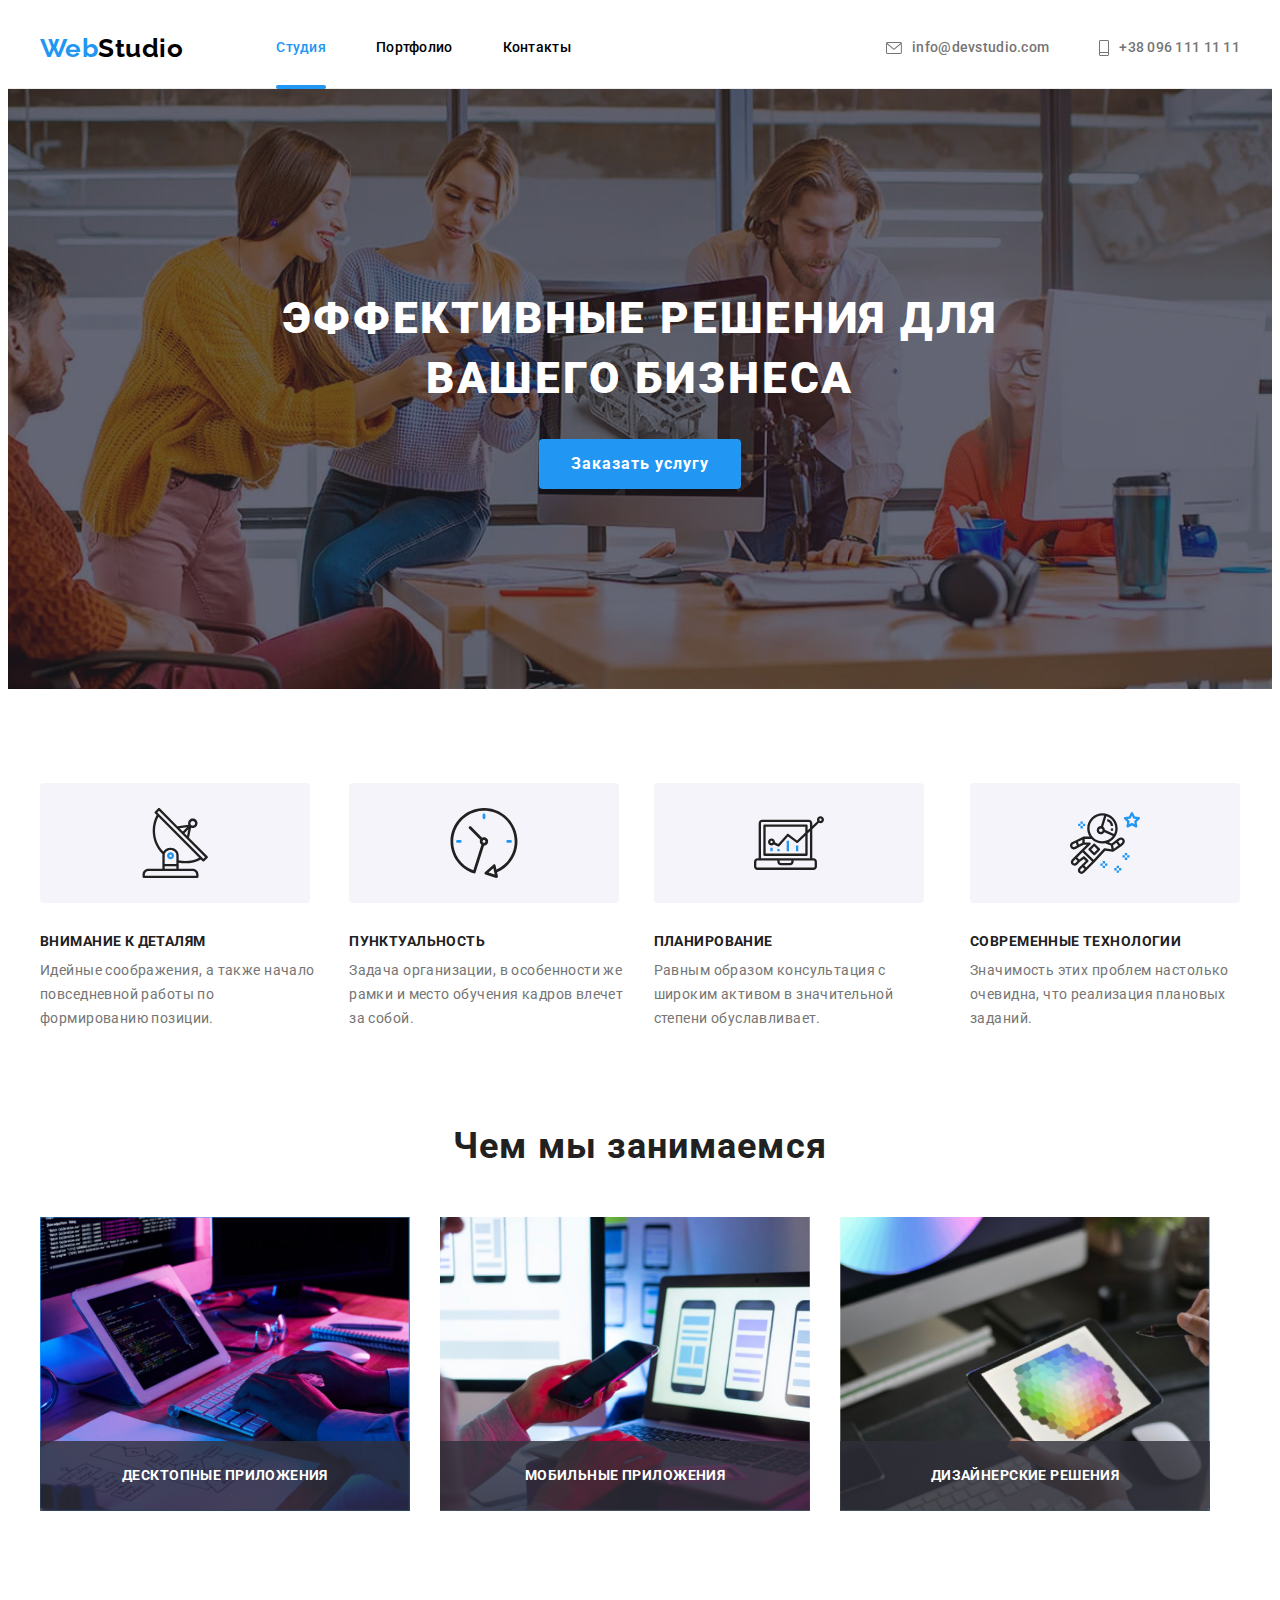
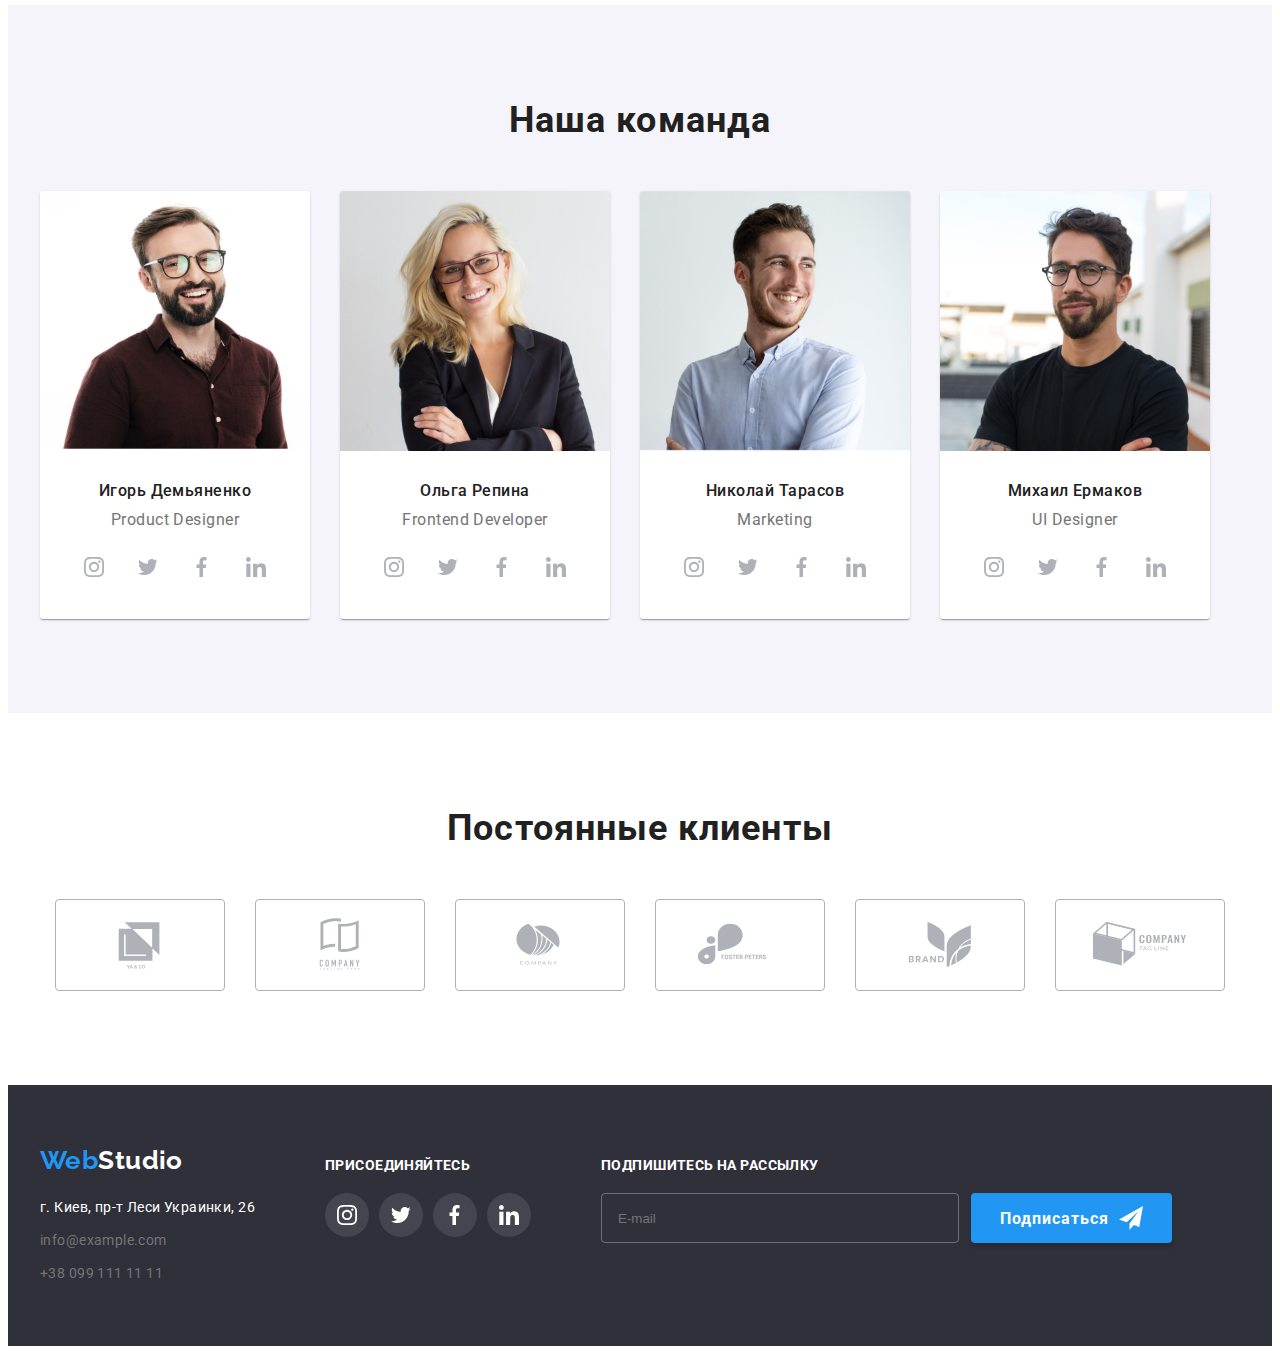
<file: index.html>
<!DOCTYPE html>
<html lang="ru">
<head>
    <meta charset="UTF-8">
    <meta http-equiv="X-UA-Compatible" content="IE=edge">
    <meta name="viewport" content="width=device-width, initial-scale=1.0">
    <title> Studio </title>
    <link rel="preconnect" href="https://fonts.gstatic.com">
    <link href="https://fonts.googleapis.com/css2?family=Raleway:wght@700&family=Roboto:wght@400;500;700;900&display=swap" rel="stylesheet">
    <link rel="stylesheet" href="https://cdnjs.cloudflare.com/ajax/libs/modern-normalize/1.1.0/modern-normalize.min.css" integrity="sha512-wpPYUAdjBVSE4KJnH1VR1HeZfpl1ub8YT/NKx4PuQ5NmX2tKuGu6U/JRp5y+Y8XG2tV+wKQpNHVUX03MfMFn9Q==" crossorigin="anonymous" referrerpolicy="no-referrer" />
    <link rel="stylesheet" href="./css/main.min.css">
</head>
<body>

    <!-- ВЕРХНИЙ КОЛОНТИТУЛ -->
    <header class="head">
        <div class="container header">
            <nav class="header__nav nav">
                <!--Логотип-->
                <a href="index.html" class="nav__logo logo"> <span class="logo__highlighted-text">Web</span>Studio</a>
                    <!--Навигация сайта-->
                <ul class="nav__list list">
                    <li class="nav__list-item"> 
                        <a href="index.html" class="nav__link nav__link_current">Студия</a>
                    </li>
                    <li class="nav__list-item"> 
                        <a href="portfolio.html" class="nav__link">Портфолио</a>
                    </li>
                    <li class="nav__list-item"> 
                        <a href="Контакты" class="nav__link">Контакты</a>
                    </li>
                </ul>
            </nav>
            <!--Контакты-->
            <ul class="contacts list">
                <li>
                    <a href="mailto:info@devstudio.com" class="contacts__item"><svg class="contacts__icon" width="16" height="12">
                        <use href="./images/sprite.svg#icon-email"></use>
                    </svg>info@devstudio.com</a>
                </li>
                <li>
                    <a href="tel:+380961111111" class="contacts__item"><svg class="contacts__icon" width="10" height="16">
                        <use href="./images/sprite.svg#icon-phone"></use>
                    </svg>+38 096 111 11 11</a>
                </li>
            </ul>
        </div>
    </header>

    <main>       
    <!-- Главная информация -->
        <section class="hero">
            <div class="container">
                <h1 class="hero__title">ЭФФЕКТИВНЫЕ РЕШЕНИЯ ДЛЯ ВАШЕГО БИЗНЕСА</h1>
                <button type="button" class="hero__button button" data-modal-open>Заказать услугу</button>
            </div>
        </section>

        <div class="backdrop is-hidden" data-modal>
            <div class="modal">
                <button type="button" class="modal__button_close" data-modal-close>
                    <svg width="11" height="11">
                        <use href="./images/sprite.svg#icon-close"></use>
                    </svg>
                </button>
                <form action="" method="GET" class="modal__form" name="modal__form" autocomplete="on" novalidate>
                    <p class="modal__form_title">Оставьте свои данные, мы вам перезвоним</p>
                    <div class="modal__form_field">
                        <label for="hero-name-input" class="modal__form_label" >Имя</label>
                        <div class="modal__form_input_wrapper">
                            <input class="modal__form_input" type="text" name="user-name" id="hero-name-input"/>
                            <svg class="modal__form_input_icon" width="12" height="12">
                                <use href="./images/sprite.svg#icon-person-form"></use>
                            </svg> 
                        </div>
                    </div>
                    <div class="modal__form_field">
                        <label for="hero-tel-input" class="modal__form_label" >Телефон</label>
                        <div class="modal__form_input_wrapper">
                        <input class="modal__form_input" type="tel" name="user-tel" id="hero-tel-input"/>
                        <svg class="modal__form_input_icon" width="13" height="13">
                            <use href="./images/sprite.svg#icon-phone-form"></use>
                        </svg> 
                        </div>
                    </div>
                    <div class="modal__form_field">
                        <label for="hero-email-input" class="modal__form_label" >Почта</label>
                        <div class="modal__form_input_wrapper">
                        <input class="modal__form_input" type="email" name="user-email" id="hero-email-input"/>
                        <svg class="modal__form_input_icon" width="15" height="12">
                            <use href="./images/sprite.svg#icon-letter-form"></use>
                        </svg> 
                        </div>
                    </div>

                    <div class="modal__form_field">
                        <label for="hero-comment-input" class="modal__form_label" >Комментарий</label>
                        <textarea name="user-comment" id="hero-comment-input" class="modal__form_text" placeholder="Введите текст"></textarea>
                    </div>

                    <div class="modal__form_field">
                        <input type="checkbox" class="modal__form_input_check visually-hidden" id="input-check">
                        <label for="input-check" class="modal__form_input_check_text">
                            <span>
                                <svg class="modal__form_check_icon" width="11" height="8">
                                    <use href="./images/sprite.svg#icon-galka"></use>
                                </svg>
                            </span>
                            Соглашаюсь с рассылкой и принимаю   
                            <a href=""> Условия договора</a>
                        </label>
                    </div>
    

                    <button class="modal__form_button button" type="submit">Отправить</button>
                </form>

            </div>
        </div>

    <!-- Ценности -->
        <section class="features">
            <div class="container">            
                <h2 class="features__headtitle hidden-title">Наши преимущества</h2> <!--СКРЫТЫЙ ЗАГОЛОВОК-->  
                <ul class="features__list list">
                    <li class="features__item">
                        <div class="features__item_icon_wrapper"><svg class="features__item_icon" width="70" height="70">
                            <use href="./images/sprite.svg#icon-sputnik"></use>
                        </svg>  </div>
                            <h3 class="features__item_title title">Внимание к деталям</h3>
                            <p class="features__item_text">Идейные соображения, а также начало повседневной работы по формированию позиции.</p>    
                    </li>
                    <li class="features__item">
                        <div class="features__item_icon_wrapper"><svg class="features__item_icon" width="70" height="70">
                            <use href="./images/sprite.svg#icon-clock"></use>
                        </svg>  </div>
                            <h3 class="features__item_title title">Пунктуальность</h3>
                            <p class="features__item_text">Задача организации, в особенности же рамки и место обучения кадров влечет за собой.</p>    
                    </li>
                    <li class="features__item">
                        <div class="features__item_icon_wrapper"><svg class="features__item_icon" width="70" height="70">
                            <use href="./images/sprite.svg#icon-diagram-computer"></use>
                        </svg>  </div>
                            <h3 class="features__item_title title">Планирование</h3>
                            <p class="features__item_text">Равным образом консультация с широким активом в значительной степени обуславливает.</p>    
                    </li>
                    <li class="features__item">
                        <div class="features__item_icon_wrapper"><svg class="features__item_icon" width="70" height="70">
                            <use href="./images/sprite.svg#icon-astronaut"></use>
                        </svg>  </div>
                            <h3 class="features__item_title title">Современные технологии</h3>
                            <p class="features__item_text">Значимость этих проблем настолько очевидна, что реализация плановых заданий.</p>    
                    </li>
                </ul> 
            </div>
        </section>

    <!-- Чем мы занимаемся -->
        <section class="section">
            <div class="container">            
                <h2 class="tasks__section-title section-title">Чем мы занимаемся</h2>  
                <ul class="tasks__list list">
                    <li class="tasks__item">
                        <div class="tasks__thumb">
                            <img src="./images/work1.jpg" alt="work1" width="370" height="294" />
                            <p class="tasks__label">Десктопные приложения</p>
                        </div>
                    </li>
                    <li class="tasks__item">
                        <div class="tasks__thumb">
                            <img src="./images/work2.jpg" alt="work2" width="370" height="294" />
                            <p class="tasks__label">Мобильные приложения</p>
                        </div>
                    </li>
                    <li class="tasks__item">
                        <div class="tasks__thumb">
                            <img src="./images/work3.jpg" alt="work3" width="370" height="294" />
                            <p class="tasks__label">Дизайнерские решения</p>
                        </div>
                    </li>
                </ul>
            </div>
        </section>

    <!-- Наша команда -->
        <section class="team section">
            <div class="container">
                <h2 class="team__section_title section-title">Наша команда</h2>

                <ul class="team__list list">
                    <li class="team__item">
                        <img src="./images/demyanenko.jpg" alt="Демьяненко" width="270" height="260" />
                        <div class="team__item_description">
                            <h3 class="team__item_name">Игорь Демьяненко</h3>
                            <p class="team__item_profession">Product Designer</p>
                        <ul class="social__icon_list">
                            <li class="social__icon_list_item">
                                <a class="social__link" href="">
                                    <svg class="social__icon social__icon_grey-fill" width="20" height="20">
                                        <use href="./images/sprite.svg#icon-instagram"></use>
                                    </svg>
                                </a>
                            </li>
                            <li class="social__icon_list_item">
                                <a class="social__link" href="">
                                    <svg class="social__icon social__icon_grey-fill" width="20" height="20">
                                        <use href="./images/sprite.svg#icon-twitter"></use>
                                    </svg>
                                </a>
                            </li>
                            <li class="social__icon_list_item">
                                <a class="social__link" href="">
                                    <svg class="social__icon social__icon_grey-fill" width="20" height="20">
                                        <use href="./images/sprite.svg#icon-facebook"></use>
                                    </svg>
                                </a>
                            </li>
                            <li class="social__icon_list_item">
                                <a class="social__link" href="">
                                    <svg class="social__icon social__icon_grey-fill" width="20" height="20">
                                        <use href="./images/sprite.svg#icon-linkedin"></use>
                                    </svg>
                                </a>
                            </li>
                        </ul>
                        </div>
                    </li>

                    <li class="team__item">
                        <img src="./images/repina.jpg" alt="Репина" width="270" height="260" />
                        <div class="team__item_description">
                            <h3 class="team__item_name">Ольга Репина</h3>
                            <p class="team__item_profession">Frontend Developer</p>
                            <ul class="social__icon_list">
                                <li class="social__icon_list_item">
                                    <a class="social__link" href="">
                                        <svg class="social__icon social__icon_grey-fill" width="20" height="20">
                                        <use href="./images/sprite.svg#icon-instagram"></use>
                                        </svg>
                                        </a>
                                </li>
                                <li class="social__icon_list_item">
                                    <a class="social__link" href="">
                                        <svg class="social__icon social__icon_grey-fill" width="20" height="20">
                                        <use href="./images/sprite.svg#icon-twitter"></use>
                                        </svg>
                                        </a>
                                </li>
                                <li class="social__icon_list_item">
                                    <a class="social__link" href="">
                                        <svg class="social__icon social__icon_grey-fill" width="20" height="20">
                                        <use href="./images/sprite.svg#icon-facebook"></use>
                                        </svg>
                                        </a>
                                </li>
                                <li class="social__icon_list_item">
                                    <a class="social__link" href="">
                                        <svg class="social__icon social__icon_grey-fill" width="20" height="20">
                                        <use href="./images/sprite.svg#icon-linkedin"></use>
                                        </svg>
                                        </a>
                                </li>
                            </ul>
                        </div>
                    </li>

                    <li class="team__item">
                        <img src="./images/tarasov.jpg" alt="Тарасов" width="270" height="260" />
                        <div class="team__item_description">
                            <h3 class="team__item_name">Николай Тарасов</h3>
                            <p class="team__item_profession">Marketing</p>
                            <ul class="social__icon_list">
                                <li class="social__icon_list_item">
                                    <a class="social__link" href="">
                                        <svg class="social__icon social__icon_grey-fill" width="20" height="20">
                                        <use href="./images/sprite.svg#icon-instagram"></use>
                                        </svg>
                                        </a>
                                </li>
                                <li class="social__icon_list_item">
                                    <a class="social__link" href="">
                                        <svg class="social__icon social__icon_grey-fill" width="20" height="20">
                                        <use href="./images/sprite.svg#icon-twitter"></use>
                                        </svg>
                                        </a>
                                </li>
                                <li class="social__icon_list_item">
                                    <a class="social__link" href="">
                                        <svg class="social__icon social__icon_grey-fill" width="20" height="20">
                                        <use href="./images/sprite.svg#icon-facebook"></use>
                                        </svg>
                                        </a>
                                </li>
                                <li class="social__icon_list_item">
                                    <a class="social__link" href="">
                                        <svg class="social__icon social__icon_grey-fill" width="20" height="20">
                                        <use href="./images/sprite.svg#icon-linkedin"></use>
                                        </svg>
                                        </a>
                                </li>
                            </ul>
                        </div>
                    </li>

                    <li class="team__item">
                        <img src="./images/ermakov.jpg" alt="Ермаков" width="270" height="260" />
                        <div class="team__item_description">
                            <h3 class="team__item_name">Михаил Ермаков</h3>
                            <p class="team__item_profession">UI Designer</p>
                            <ul class="social__icon_list">
                                <li class="social__icon_list_item">
                                    <a class="social__link" href="">
                                        <svg class="social__icon social__icon_grey-fill" width="20" height="20">
                                        <use href="./images/sprite.svg#icon-instagram"></use>
                                        </svg>
                                        </a>
                                </li>
                                <li class="social__icon_list_item">
                                    <a class="social__link" href="">
                                        <svg class="social__icon social__icon_grey-fill" width="20" height="20">
                                        <use href="./images/sprite.svg#icon-twitter"></use>
                                        </svg>
                                        </a>
                                </li>
                                <li class="social__icon_list_item">
                                    <a class="social__link" href="">
                                        <svg class="social__icon social__icon_grey-fill" width="20" height="20">
                                        <use href="./images/sprite.svg#icon-facebook"></use>
                                        </svg>
                                        </a>
                                </li>
                                <li class="social__icon_list_item">
                                    <a class="social__link" href="">
                                        <svg class="social__icon social__icon_grey-fill" width="20" height="20">
                                        <use href="./images/sprite.svg#icon-linkedin"></use>
                                        </svg>
                                        </a>
                                </li>
                            </ul>
                        </div>
                    </li>
                </ul>
                </div>

        </section>

            <!-- Постоянные клиенты -->
            <section class="clients section">
                <div class="container">            
                    <h2 class="clients__title section-title">Постоянные клиенты</h2>  
                    <ul class="clients__list list">
                        <li class="clients__item">
                            <svg class="clients__icon" width="106" height="60">
                                <use href="./images/sprite.svg#icon-client1"></use>
                                </svg>
                        </li>
                        <li class="clients__item">
                            <svg class="clients__icon" width="106" height="60">
                                <use href="./images/sprite.svg#icon-client2"></use>
                                </svg>
                        </li>
                        <li class="clients__item">
                            <svg class="clients__icon" width="106" height="60">
                                <use href="./images/sprite.svg#icon-client3"></use>
                                </svg>
                        </li>
                        <li class="clients__item">
                            <svg class="clients__icon" width="106" height="60">
                                <use href="./images/sprite.svg#icon-client4"></use>
                                </svg>
                        </li>
                        <li class="clients__item">
                            <svg class="clients__icon" width="106" height="60">
                                <use href="./images/sprite.svg#icon-client5"></use>
                                </svg>
                        </li>
                        <li class="clients__item">
                            <svg class="clients__icon" width="106" height="60">
                                <use href="./images/sprite.svg#icon-client6"></use>
                                </svg>

                        </li>
                    </ul>
                </div>
    
            </section>
    </main>

    <!-- Нижний колонтитул -->
    <footer class="footer">
        <div class="container">
            <div class="footer__contacts">
                <a href="./index.html" class="footer__logo logo"> <span class="logo__highlighted-text">Web</span>Studio</a>
                    <ul class="list">
                        <li>
                            <p class="footer__contacts_adress">г. Киев, пр-т Леси Украинки, 26</p>
                        </li>
                        <li>
                            <a href="mailto:info@devstudio.com" class="footer__contacts footer__contacts_email">info@example.com</a>
                        </li>
                        <li>
                            <a href="tel:+380961111111" class="footer__contacts">+38 099 111 11 11</a>
                        </li>
                    </ul>
            </div>

            <div class="social__list">
                <h2 class="title title_white">Присоединяйтесь</h2>
                <ul class="list footer__social_list">
                    <li class="social__icon_list_item">
                        <a class="social__link" href="">
                        <svg class="social__icon social__icon_white" width="20" height="20">
                        <use href="./images/sprite.svg#icon-instagram"></use>
                        </svg>
                        </a>
                    </li>
                    <li class="social__icon_list_item">
                        <a class="social__link" href="">
                        <svg class="social__icon social__icon_white" width="20" height="20">
                        <use href="./images/sprite.svg#icon-twitter"></use>
                        </svg>
                        </a>
                    </li>
                    <li class="social__icon_list_item">
                        <a class="social__link" href="">
                        <svg class="social__icon social__icon_white" width="20" height="20">
                        <use href="./images/sprite.svg#icon-facebook"></use>
                        </svg>
                        </a>
                    </li>
                    <li class="social__icon_list_item">
                        <a class="social__link" href="">
                        <svg class="social__icon social__icon_white" width="20" height="20">
                        <use href="./images/sprite.svg#icon-linkedin"></use>
                        </svg>
                        </a>
                    </li>
                </ul>
            </div>
            <div class="footer__subscription-form">
                <h2 class="title title_white">Подпишитесь на рассылку</h2>
                <form class="subscription-form" name="signup_form" autocomplete="on" novalidate>
                    <label class="subscription-form__label">
                    <input class="subscription-form__input" type="email" name="subscription-email" placeholder="E-mail"/>
                    </label>
                    <button class="subscription-form__button button" type="submit">Подписаться
                        <svg class="subscription-form__icon" width="24" height="24">
                        <use href="./images/sprite.svg#icon-send"></use>
                        </svg></button>
                </form>
            </div>
        </div>
    </footer>
    <script src="./js/modal.js"></script>   
</body>
</html>
</file>
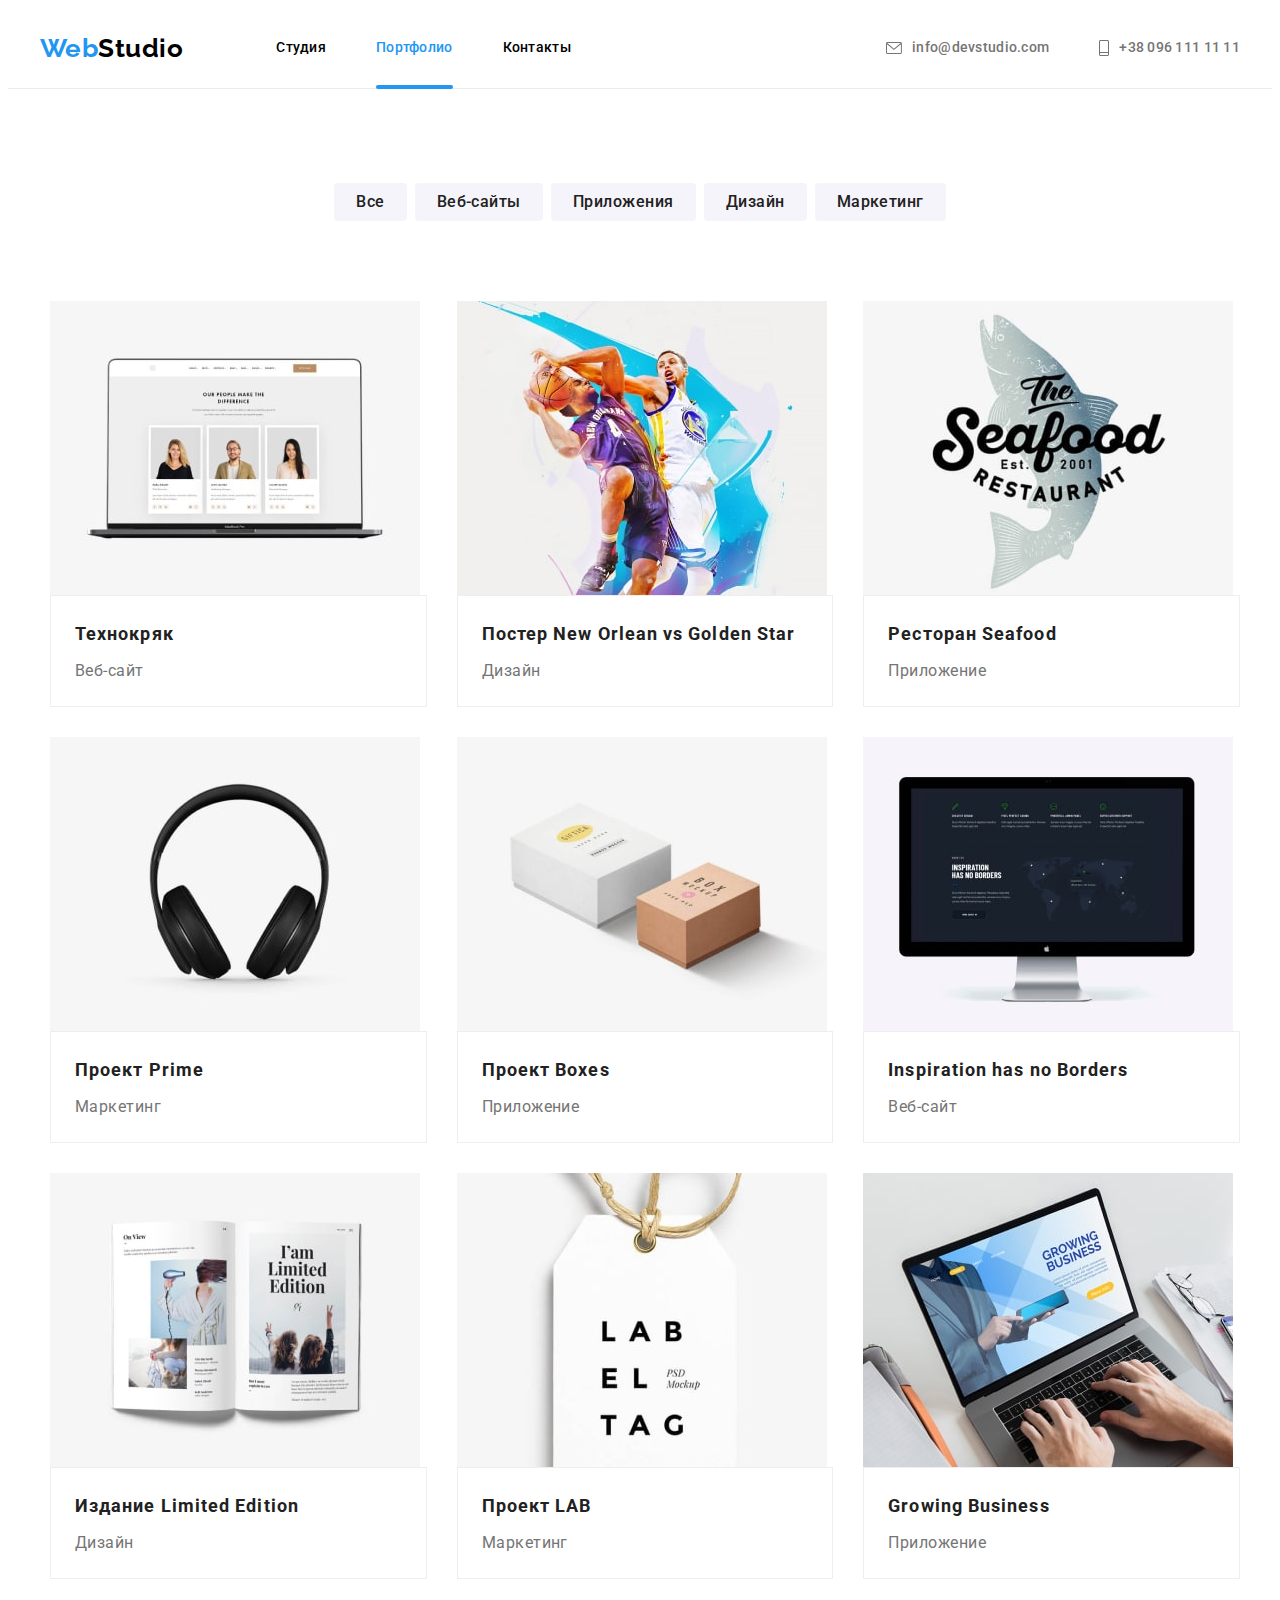
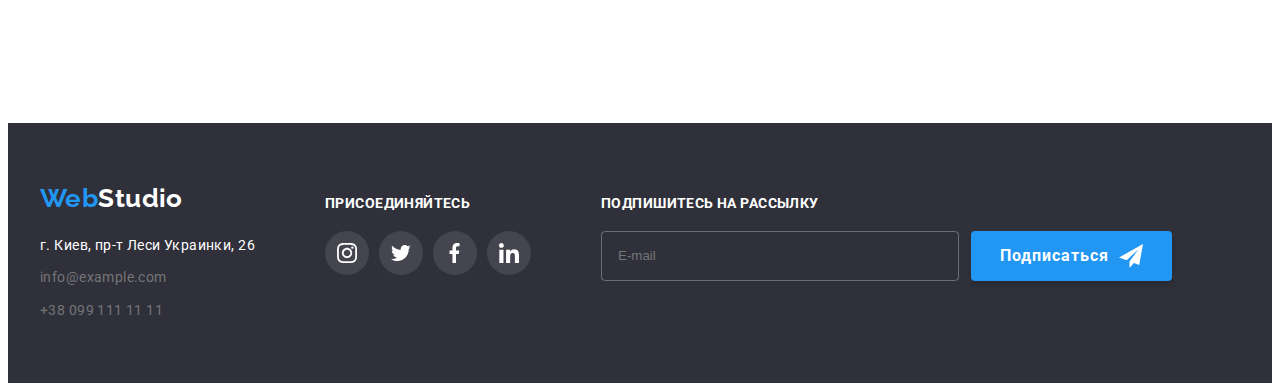
<file: portfolio.html>
<!DOCTYPE html>
<html lang="ru">
<head>
    <meta charset="UTF-8">
    <meta http-equiv="X-UA-Compatible" content="IE=edge">
    <meta name="viewport" content="width=device-width, initial-scale=1.0">
    <title> Portfolio </title>
    <link rel="preconnect" href="https://fonts.gstatic.com">
    <link href="https://fonts.googleapis.com/css2?family=Raleway:wght@700&family=Roboto:wght@400;500;700;900&display=swap" rel="stylesheet">
    <link rel="stylesheet" href="https://cdnjs.cloudflare.com/ajax/libs/modern-normalize/1.1.0/modern-normalize.min.css" integrity="sha512-wpPYUAdjBVSE4KJnH1VR1HeZfpl1ub8YT/NKx4PuQ5NmX2tKuGu6U/JRp5y+Y8XG2tV+wKQpNHVUX03MfMFn9Q==" crossorigin="anonymous" referrerpolicy="no-referrer" />
    <link rel="stylesheet" href="./css/main.min.css">
</head>
<body>
    
    <!-- ВЕРХНИЙ КОЛОНТИТУЛ -->
    <header class="head">
        <div class="container header">
            <nav class="header__nav nav">
                <!--Логотип-->
                <a href="index.html" class="nav__logo logo"> <span class="logo__highlighted-text">Web</span>Studio</a>
                    <!--Навигация сайта-->
                <ul class="nav__list list">
                    <li class="nav__list-item"> 
                        <a href="index.html" class="nav__link ">Студия</a>
                    </li>
                    <li class="nav__list-item"> 
                        <a href="portfolio.html" class="nav__link nav__link_current">Портфолио</a>
                    </li>
                    <li class="nav__list-item"> 
                        <a href="Контакты" class="nav__link">Контакты</a>
                    </li>
                </ul>
            </nav>
            <!--Контакты-->
            <ul class="contacts list">
                <li>
                    <a href="mailto:info@devstudio.com" class="contacts__item"><svg class="contacts__icon" width="16" height="12">
                        <use href="./images/sprite.svg#icon-email"></use>
                    </svg>info@devstudio.com</a>
                </li>
                <li>
                    <a href="tel:+380961111111" class="contacts__item"><svg class="contacts__icon" width="10" height="16">
                        <use href="./images/sprite.svg#icon-phone"></use>
                    </svg>+38 096 111 11 11</a>
                </li>
            </ul>
        </div>
    </header>
    
        <!-- Главная информация -->
    <main>

        <!-- Портфолио проэктов -->
        <section class="filter__section"> 
            <div class="container">
                <h1 class="hidden-title">Портфолио</h1> <!--СКРЫТЫЙ ЗАГОЛОВОК--> 

            <!-- Кнопки -->
                <ul class="filter list">
                    <li><button type="button" class="filter__button button">Все</button></li>
                    <li><button type="button" class="filter__button button">Веб-сайты</button></li>
                    <li><button type="button" class="filter__button button">Приложения</button></li>
                    <li><button type="button" class="filter__button button">Дизайн</button></li>
                    <li><button type="button" class="filter__button button">Маркетинг</button></li>
                </ul>

            <!-- ПРОЭКТЫ---------->
                <h2 class="hidden-title">Проэкты</h2> <!--СКРЫТЫЙ ЗАГОЛОВОК-->  
                <ul class="projects__list">
                    <li class="projects__item">
                        <div class="projects__item_wrapper">
                            <img src="./images/img-min.jpg" alt="Фото веб-сайта Технокряк" width="370" height="294">
                            <p class="projects__item_overlay">Технокряк это современная площадка распространения коронавируса. Компании используют эту платформу для цифрового шпионажа и атак на защищённые сервера конкурентов.</p>
                        </div>
                        <div class="projects__item_info">
                            <h3 class="projects__item_name">Технокряк</h3>
                            <p class="projects__item_type">Веб-сайт</p>
                        </div>
                    </li>
                    <li class="projects__item">
                        <div class="projects__item_wrapper">
                        <img src="./images/img-2-min.jpg" alt="фото постера с баскетболистом" width="370" height="294">
                        <p class="projects__item_overlay"></p>
                        </div>
                        <div class="projects__item_info">
                            <h3 class="projects__item_name">Постер New Orlean vs Golden Star</h3>
                            <p class="projects__item_type">Дизайн</p>
                        </div>
                    </li>
                    <li class="projects__item">
                        <div class="projects__item_wrapper">
                        <img src="./images/img-3-min.jpg" alt="лого ресторана Seafood" width="370" height="294">
                        <p class="projects__item_overlay"></p>
                        </div>
                        <div class="projects__item_info">
                            <h3 class="projects__item_name">Ресторан Seafood</h3>
                            <p class="projects__item_type">Приложение</p>
                        </div>
                    </li>
                    <li class="projects__item">
                        <div class="projects__item_wrapper">
                        <img src="./images/img-4-min.jpg" alt="Наушники" width="370" height="294">
                        <p class="projects__item_overlay"></p>
                        </div>
                        <div class="projects__item_info">
                            <h3 class="projects__item_name">Проект Prime</h3>
                            <p class="projects__item_type">Маркетинг</p>
                        </div>
                    </li>
                    <li class="projects__item">
                        <div class="projects__item_wrapper">
                        <img src="./images/img-5-min.jpg" alt="Две коробки" width="370" height="294">
                        <p class="projects__item_overlay"></p>
                        </div>
                        <div class="projects__item_info">
                            <h3 class="projects__item_name">Проект Boxes</h3>
                            <p class="projects__item_type">Приложение</p>
                        </div>
                    </li>
                    <li class="projects__item">
                        <div class="projects__item_wrapper">
                        <img src="./images/img-6-min.jpg" alt="Компьютер" width="370" height="294">
                        <p class="projects__item_overlay"></p>
                        </div>
                        <div class="projects__item_info">
                            <h3 class="projects__item_name">Inspiration has no Borders</h3>
                            <p class="projects__item_type">Веб-сайт</p>
                        </div>
                    </li>
                    <li class="projects__item">
                        <div class="projects__item_wrapper">
                        <img src="./images/img-7-min.jpg" alt="Журнал с лого" width="370" height="294">
                        <p class="projects__item_overlay"></p>
                        </div>
                        <div class="projects__item_info">
                            <h3 class="projects__item_name">Издание Limited Edition</h3>
                            <p class="projects__item_type">Дизайн</p>
                        </div>
                    </li>
                    <li class="projects__item">
                        <div class="projects__item_wrapper">
                        <img src="./images/img-8-min.jpg" alt="Бирка" width="370" height="294">
                        <p class="projects__item_overlay"></p>
                        </div>
                        <div class="projects__item_info">
                            <h3 class="projects__item_name">Проект LAB</h3>
                            <p class="projects__item_type">Маркетинг</p>
                        </div>
                    </li>
                    <li class="projects__item">
                        <div class="projects__item_wrapper">
                        <img src="./images/img-9-min.jpg" alt="Ноутбук" width="370" height="294">
                        <p class="projects__item_overlay"></p>
                        </div>
                        <div class="projects__item_info">
                            <h3 class="projects__item_name">Growing Business</h3>
                            <p class="projects__item_type">Приложение</p>
                        </div>
                    </li>
                </ul>
            </div>
            
        </section>
    </main>
    
    <!-- Нижний колонтитул -->
    <footer class="footer">
        <div class="container">
            <div class="footer__contacts">
                <a href="./index.html" class="footer__logo logo"> <span class="logo__highlighted-text">Web</span>Studio</a>
                    <ul class="list">
                        <li>
                            <p class="footer__contacts_adress">г. Киев, пр-т Леси Украинки, 26</p>
                        </li>
                        <li>
                            <a href="mailto:info@devstudio.com" class="footer__contacts footer__contacts_email">info@example.com</a>
                        </li>
                        <li>
                            <a href="tel:+380961111111" class="footer__contacts">+38 099 111 11 11</a>
                        </li>
                    </ul>
            </div>

            <div class="social__list">
                <h2 class="title title_white">Присоединяйтесь</h2>
                <ul class="list footer__social_list">
                    <li class="social__icon_list_item">
                        <a class="social__link" href="">
                        <svg class="social__icon social__icon_white" width="20" height="20">
                        <use href="./images/sprite.svg#icon-instagram"></use>
                        </svg>
                        </a>
                    </li>
                    <li class="social__icon_list_item">
                        <a class="social__link" href="">
                        <svg class="social__icon social__icon_white" width="20" height="20">
                        <use href="./images/sprite.svg#icon-twitter"></use>
                        </svg>
                        </a>
                    </li>
                    <li class="social__icon_list_item">
                        <a class="social__link" href="">
                        <svg class="social__icon social__icon_white" width="20" height="20">
                        <use href="./images/sprite.svg#icon-facebook"></use>
                        </svg>
                        </a>
                    </li>
                    <li class="social__icon_list_item">
                        <a class="social__link" href="">
                        <svg class="social__icon social__icon_white" width="20" height="20">
                        <use href="./images/sprite.svg#icon-linkedin"></use>
                        </svg>
                        </a>
                    </li>
                </ul>
            </div>
            <div class="footer__subscription-form">
                <h2 class="title title_white">Подпишитесь на рассылку</h2>
                <form class="subscription-form" name="signup_form" autocomplete="on" novalidate>
                    <label class="subscription-form__label">
                    <input class="subscription-form__input" type="email" name="subscription-email" placeholder="E-mail"/>
                    </label>
                    <button class="subscription-form__button button" type="submit">Подписаться
                        <svg class="subscription-form__icon" width="24" height="24">
                        <use href="./images/sprite.svg#icon-send"></use>
                        </svg></button>
                </form>
            </div>
        </div>
    </footer>
</body>
</html>
</file>
<file: css/main.min.css>
.visually-hidden{position:absolute;width:1px;height:1px;margin:-1px;padding:0;overflow:hidden;border:0;clip:rect(0 0 0 0)}.hidden-title{display:none}body{background:var(--common-bg-color);color:var(--main-text-color);font-family:Roboto;letter-spacing:0.03em}ul{list-style:none;margin:0;padding:0}h1,h2,h3,h4,h5,h6,p{margin:0;padding:0}img{display:block;max-width:100%}:root{--main-text-color: #757575;--title-text-color: #212121;--accent-color: #2196F3;--common-bg-color: #ffffff;--card-shadow: 0px 2px 1px -1px rgba(0, 0, 0, 0.2),
    0px 1px 1px 0px rgba(0, 0, 0, 0.14), 0px 1px 3px 0px rgba(0, 0, 0, 0.12)}.container{width:1200px;padding-left:15px;padding-right:15px;margin:0 auto}.logo{font-family:Raleway, sans-serif;font-weight:bold;font-size:26px;line-height:1.19;text-decoration:none}.logo__highlighted-text{color:var(--accent-color)}.button{font-family:Roboto;cursor:pointer;border-radius:4px;font-size:16px;border:none;text-align:center}.backdrop{width:100%;height:100%;position:fixed;top:0;left:0;background-color:rgba(0,0,0,0.2);z-index:2}.backdrop.is-hidden{opacity:0;pointer-events:none}.modal{position:absolute;width:528px;min-height:581px;background-color:var(--common-bg-color);border-radius:4px;box-shadow:0px 1px 3px rgba(0,0,0,0.12),0px 1px 1px rgba(0,0,0,0.14),0px 2px 1px rgba(0,0,0,0.2);left:50%;top:50%;transform:translate(-50%, -50%);padding:40px}.modal__button_close{position:absolute;width:30px;height:30px;border-radius:50%;border:1px solid rgba(0,0,0,0.1);background-color:transparent;right:8px;top:8px}.modal__form_title{font-family:inherit;font-weight:700;font-size:20px;line-height:1.15;text-align:center;letter-spacing:0.03em;color:var(--title-text-color);margin-bottom:12px}.modal__form_input{width:100%;height:40px;border:1px solid rgba(33,33,33,0.2);border-radius:4px;padding-left:40px;outline:none}.modal__form_input:hover,.modal__form_input:focus{border-color:var(--accent-color)}.modal__form_input:hover+.modal__form_input_icon,.modal__form_input:focus+.modal__form_input_icon{fill:var(--accent-color)}.modal__form_text{width:100%;height:120px;border:1px solid rgba(33,33,33,0.2);border-radius:4px;padding:15px;resize:none}.modal__form_text:hover,.modal__form_text:focus{border-color:var(--accent-color)}.modal__form_label{font-size:12px;margin-bottom:4px;display:block}.modal__form_field{margin-bottom:10px}.modal__form_input_wrapper{position:relative}.modal__form_input_icon{position:absolute;left:15px;top:50%;transform:translateY(-50%)}.modal__form_input_check_text{display:flex;align-items:center;font-size:14px}.modal__form_input_check_text span{width:16px;height:15px;border:2px solid black;border-radius:2px;margin-right:7px;display:flex;align-items:center;justify-content:center}.modal__form_input_check:checked+.modal__form_input_check_text span{background-color:var(--accent-color);border:none}.modal__form_input_check_text a{color:var(--accent-color);padding-left:4px}.modal__form_check_icon{fill:var(--common-bg-color)}.modal__form_button{display:flex;margin-top:34px;margin-left:125px;padding:10px 55px;background-color:var(--accent-color);color:var(--common-bg-color);font-weight:700;font-size:16px;line-height:1.87;letter-spacing:0.06em;align-items:center;text-align:center;font-family:inherit;box-shadow:0px 4px 4px rgba(0,0,0,0.15);transition:box-shadow 250ms cubic-bezier(0.4, 0, 0.2, 1),background 250ms cubic-bezier(0.4, 0, 0.2, 1)}.modal__form_button:focus,.modal__form_button:hover{background:#188ce8;box-shadow:var(--card-shadow)}.title{font-weight:700;font-size:14px;line-height:1.17;letter-spacing:0.03em;text-transform:uppercase}.section-title{font-size:36px;line-height:1.17;text-align:center;letter-spacing:0.03em;color:var(--title-text-color)}.social__link{display:flex;width:44px;height:44px;justify-content:center;background-color:rgba(255,255,255,0.1);align-items:center;border-radius:50%;transition:fill 250ms cubic-bezier(0.4, 0, 0.2, 1),background-color 250ms cubic-bezier(0.4, 0, 0.2, 1)}.social__link:hover,.social__link:focus{fill:var(--common-bg-color);background-color:var(--accent-color)}.social__icon{max-width:100%;max-height:100%}.subscription-form{display:flex}.subscription-form__input{width:358px;height:50px;border:1px solid rgba(255,255,255,0.3);box-sizing:border-box;border-radius:4px;background-color:transparent;display:flex;margin-top:20px;padding-left:16px;color:var(--common-bg-color)}.subscription-form__button{display:flex;margin-left:12px;margin-top:20px;padding:10px 29px;background-color:var(--accent-color);color:var(--common-bg-color);font-weight:700;font-size:16px;line-height:1.87;letter-spacing:0.06em;align-items:center;text-align:center;font-family:inherit;box-shadow:0px 4px 4px rgba(0,0,0,0.15);transition:background 250ms cubic-bezier(0.4, 0, 0.2, 1),box-shadow 250ms cubic-bezier(0.4, 0, 0.2, 1)}.subscription-form__button:focus,.subscription-form__button:hover{background:#188ce8;box-shadow:var(--card-shadow)}.subscription-form__icon{fill:var(--common-bg-color);margin-left:10px}.header{display:flex;align-items:center}.head{border-bottom:1px solid #ECECEC}.list{list-style-type:none}.begin{color:var(--accent-color)}.nav__logo{color:#000000}.nav__link{color:#000000;display:block;padding-top:32px;padding-bottom:32px;font-weight:500;font-size:14px;line-height:1.14;letter-spacing:0.02em;text-decoration:none;transition:color 250ms cubic-bezier(0.4, 0, 0.2, 1),fill 250ms cubic-bezier(0.4, 0, 0.2, 1)}.nav__link:hover,.nav__link:focus{color:var(--accent-color);fill:var(--accent-color)}.nav__link_current{color:var(--accent-color);position:relative}.nav__link_current::after{position:absolute;content:"";width:100%;height:4px;background-color:var(--accent-color);border-radius:2px;bottom:-1px;left:0}.nav{display:flex;align-items:center}.nav__list{display:flex;margin-left:93px}.nav__list li:not(:last-child){margin-right:50px}.contacts{display:flex;margin-left:auto}.contacts li:not(:last-child){margin-right:50px}.contacts__item{color:#757575;font-weight:500;font-size:14px;line-height:1.14;letter-spacing:0.02em;text-decoration:none;fill:var(--main-text-color);display:flex;align-items:center;transition:color 250ms cubic-bezier(0.4, 0, 0.2, 1),fill 250ms cubic-bezier(0.4, 0, 0.2, 1)}.contacts__item:focus,.contacts__item:hover{color:var(--accent-color);fill:var(--accent-color)}.contacts__icon{display:flex;align-items:center;margin-right:10px}.hero{max-width:1600px;margin:0 auto;background-image:linear-gradient(rgba(47,48,58,0.4), rgba(47,48,58,0.4)),url(../images/herofon.jpg);background-position:center;background-size:cover;background-repeat:no-repeat;padding-top:200px;padding-bottom:200px}.hero__title{font-family:Roboto;color:var(--common-bg-color);text-align:center;text-transform:uppercase;font-weight:900;font-size:44px;line-height:1.36;letter-spacing:0.06em;margin:0 237px}.hero__button{display:flex;margin:30px auto 0 auto;padding:10px 32px;background-color:var(--accent-color);color:var(--common-bg-color);font-weight:700;font-size:16px;line-height:1.87;letter-spacing:0.06em;align-items:center;box-shadow:0px 4px 4px rgba(0,0,0,0.15);transition:background 250ms cubic-bezier(0.4, 0, 0.2, 1),box-shadow 250ms cubic-bezier(0.4, 0, 0.2, 1)}.hero__button:focus,.hero__button:hover{background:#188ce8;box-shadow:var(--card-shadow)}.team{background:#F5F4FA;padding-top:94px}.team__section_title{margin-bottom:50px}.team__item_description{padding-top:30px;padding-bottom:30px}.team__list{display:flex}.team__list p{text-align:center;color:var(--main-text-color)}.team__item_name{font-family:Roboto;font-size:16px;line-height:1.19;text-align:center;letter-spacing:0.03em;color:var(--title-text-color);padding-bottom:10px;font-weight:500}.team__item_profession{font-size:16px;line-height:1.19;text-align:center;letter-spacing:0.03em}.team__list .team__item{border-radius:3px;background:var(--common-bg-color);box-shadow:var(--card-shadow);overflow:hidden}.team__list .team__item+.team__item{margin-left:30px}.clients{padding-top:94px}.clients__title{padding-bottom:50px}.clients__list{display:flex;align-items:center;justify-content:center}.clients__item{width:170px;height:92px;display:flex;align-items:center;justify-content:center;border:1px solid #AFB1B8;box-sizing:border-box;border-radius:4px;transition:border-color 250ms cubic-bezier(0.4, 0, 0.2, 1)}.clients__item:not(:last-child){margin-right:30px}.clients__item:hover,.clients__item:focus{border-color:var(--accent-color)}.clients__item:hover .clients__icon,.clients__item:focus .clients__icon{fill:var(--accent-color)}.clients__icon{fill:#AFB1B8;transition:fill 250ms cubic-bezier(0.4, 0, 0.2, 1)}.social__icon_list{display:flex;align-items:center;justify-content:center;margin-top:16px}.social__icon_list_item:not(:last-child){margin-right:10px}.social__icon_list_item:hover .social__icon,.social__icon_list_item:focus .social__icon{fill:var(--common-bg-color)}.social__icon_grey-fill{fill:#AFB1B8;transition:fill 250ms cubic-bezier(0.4, 0, 0.2, 1)}.social__list{margin-top:12px;margin-left:70px}.social__icon_white{fill:var(--common-bg-color)}.tasks__section-title{margin-bottom:50px}.tasks__list{display:flex}.tasks__list .tasks__item+.tasks__item{margin-left:30px}.tasks__thumb{position:relative}.tasks__thumb>.tasks__label{display:flex;position:absolute;bottom:0;left:0;width:100%;height:70px;justify-content:center;align-items:center;background-color:rgba(47,48,58,0.8)}.tasks__label{color:var(--common-bg-color);text-transform:uppercase;font-family:Roboto;font-style:normal;font-weight:700;font-size:14px;line-height:1.14;text-align:center;letter-spacing:0.03em}.features{padding-top:94px;padding-bottom:94px}.features__item_icon{display:flex;align-items:center}.features__list{display:flex}.features__item_icon_wrapper{display:flex;justify-content:center;align-items:center;width:270px;height:120px;left:215px;top:774px;background-color:#F5F4FA;border-radius:4px;align-items:center}.features__item+.features__item{margin-left:30px}.features__item_title{color:var(--title-text-color);margin-top:30px;margin-bottom:10px}.features__item_text{font-size:14px;line-height:1.71;letter-spacing:0.03em;color:var(--main-text-color)}.section{padding-bottom:94px}.filter{display:flex;justify-content:center}.filter__section{padding-top:94px;padding-bottom:50px}.filter li:not(:last-child){padding-right:8px}.filter__button{font-weight:500;line-height:1.62;letter-spacing:0.03em;color:var(--title-text-color);background:#F5F4FA;box-shadow:none;padding:6px 22px;transition:color 250ms cubic-bezier(0.4, 0, 0.2, 1),background-color 250ms cubic-bezier(0.4, 0, 0.2, 1),box-shadow 250ms cubic-bezier(0.4, 0, 0.2, 1)}.filter__button:hover,.filter__button:focus{color:var(--common-bg-color);background-color:var(--accent-color);box-shadow:0px 3px 1px rgba(0,0,0,0.1),0px 1px 2px rgba(0,0,0,0.08),0px 2px 2px rgba(0,0,0,0.12)}.projects__list{display:flex;flex-wrap:wrap;margin-top:50px;margin-left:-20px;padding-bottom:94px}.projects__item{margin-left:30px;margin-top:30px;flex-basis:calc(100% / 3 - 30px);box-shadow:none;transition:box-shadow 4250ms cubic-bezier(0.4, 0, 0.2, 1)}.projects__item:hover .projects__item_overlay{transform:translateY(0%)}.projects__item:hover{box-shadow:0px 1px 1px rgba(0,0,0,0.12),0px 4px 4px rgba(0,0,0,0.06),1px 4px 6px rgba(0,0,0,0.16)}.projects__item_wrapper{position:relative;overflow:hidden}.projects__item_overlay{position:absolute;top:0;left:0;height:100%;width:100%;background-color:rgba(33,150,243,0.9);color:var(--common-bg-color);font-size:18px;line-height:1.56;letter-spacing:0.03em;padding:63px 24px;transform:translateY(100%);transition:transform 250ms cubic-bezier(0.4, 0, 0.2, 1)}.projects__item_name{font-weight:700;font-size:18px;line-height:2;letter-spacing:0.06em;color:var(--title-text-color);padding-bottom:4px;font-family:Roboto}.projects__item_type{font-size:16px;line-height:1.87;letter-spacing:0.03em;font-family:Roboto;color:var(--main-text-color)}.projects__item_info{border:1px solid #EEEEEE;padding:20px 24px 20px 24px}.footer{background:#2F303A;padding:60px 0}.footer .container{display:flex}.footer__logo{display:block;margin-bottom:20px;color:var(--common-bg-color)}.footer__contacts{font-size:14px;font-style:normal;line-height:1.71;letter-spacing:0.03em;color:var(--main-text-color);text-decoration:none;display:block;transition:color 250ms cubic-bezier(0.4, 0, 0.2, 1)}.footer__contacts:focus,.footer__contacts:hover{color:var(--accent-color)}.footer__contacts_email{margin-bottom:9px}.footer__contacts_adress{font-size:14px;font-style:normal;line-height:1.71;letter-spacing:0.03em;color:var(--common-bg-color);margin-top:0;margin-bottom:9px}.title_white{color:var(--common-bg-color)}.footer__social_list{display:flex;align-items:center;margin-top:20px}.footer__subscription-form{margin-top:12px;margin-left:70px}
/*# sourceMappingURL=main.min.css.map */
</file>
